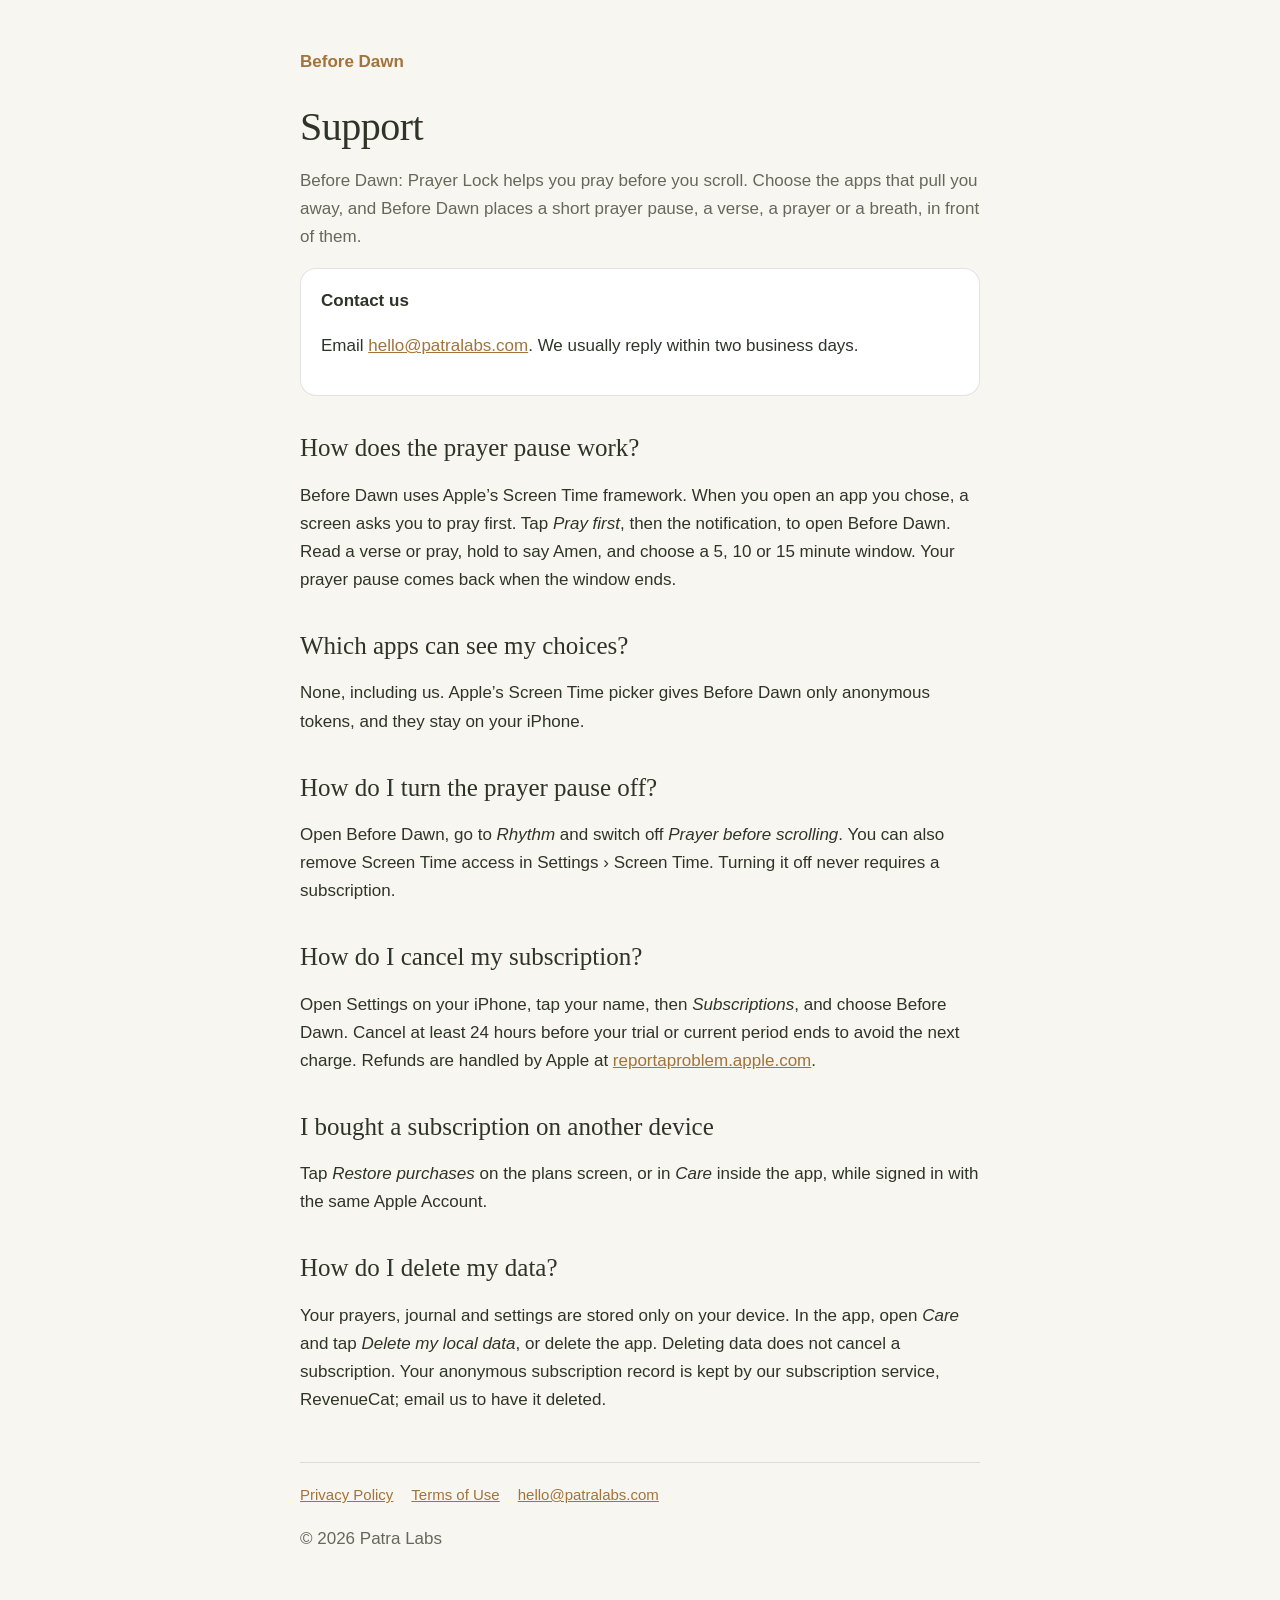
<file: index.html>
<!doctype html>
<html lang="en">
<head>
<meta charset="utf-8">
<meta name="viewport" content="width=device-width, initial-scale=1">
<title>Before Dawn — Support</title>
<meta name="description" content="Support for Before Dawn: Prayer Lock, the iPhone app that helps you pray before you scroll.">
<link rel="stylesheet" href="style.css">
</head>
<body>
<main>
<header><a href="./">Before Dawn</a></header>
<h1>Support</h1>
<p class="muted">Before Dawn: Prayer Lock helps you pray before you scroll. Choose the apps that pull you away, and Before Dawn places a short prayer pause, a verse, a prayer or a breath, in front of them.</p>

<div class="card">
<strong>Contact us</strong>
<p>Email <a href="mailto:hello@patralabs.com">hello@patralabs.com</a>. We usually reply within two business days.</p>
</div>

<h2>How does the prayer pause work?</h2>
<p>Before Dawn uses Apple’s Screen Time framework. When you open an app you chose, a screen asks you to pray first. Tap <em>Pray first</em>, then the notification, to open Before Dawn. Read a verse or pray, hold to say Amen, and choose a 5, 10 or 15 minute window. Your prayer pause comes back when the window ends.</p>

<h2>Which apps can see my choices?</h2>
<p>None, including us. Apple’s Screen Time picker gives Before Dawn only anonymous tokens, and they stay on your iPhone.</p>

<h2>How do I turn the prayer pause off?</h2>
<p>Open Before Dawn, go to <em>Rhythm</em> and switch off <em>Prayer before scrolling</em>. You can also remove Screen Time access in Settings › Screen Time. Turning it off never requires a subscription.</p>

<h2>How do I cancel my subscription?</h2>
<p>Open Settings on your iPhone, tap your name, then <em>Subscriptions</em>, and choose Before Dawn. Cancel at least 24 hours before your trial or current period ends to avoid the next charge. Refunds are handled by Apple at <a href="https://reportaproblem.apple.com">reportaproblem.apple.com</a>.</p>

<h2>I bought a subscription on another device</h2>
<p>Tap <em>Restore purchases</em> on the plans screen, or in <em>Care</em> inside the app, while signed in with the same Apple Account.</p>

<h2>How do I delete my data?</h2>
<p>Your prayers, journal and settings are stored only on your device. In the app, open <em>Care</em> and tap <em>Delete my local data</em>, or delete the app. Deleting data does not cancel a subscription. Your anonymous subscription record is kept by our subscription service, RevenueCat; email us to have it deleted.</p>

<nav><a href="privacy.html">Privacy Policy</a><a href="terms.html">Terms of Use</a><a href="mailto:hello@patralabs.com">hello@patralabs.com</a></nav>
<p class="muted">© 2026 Patra Labs</p>
</main>
</body>
</html>
</file>
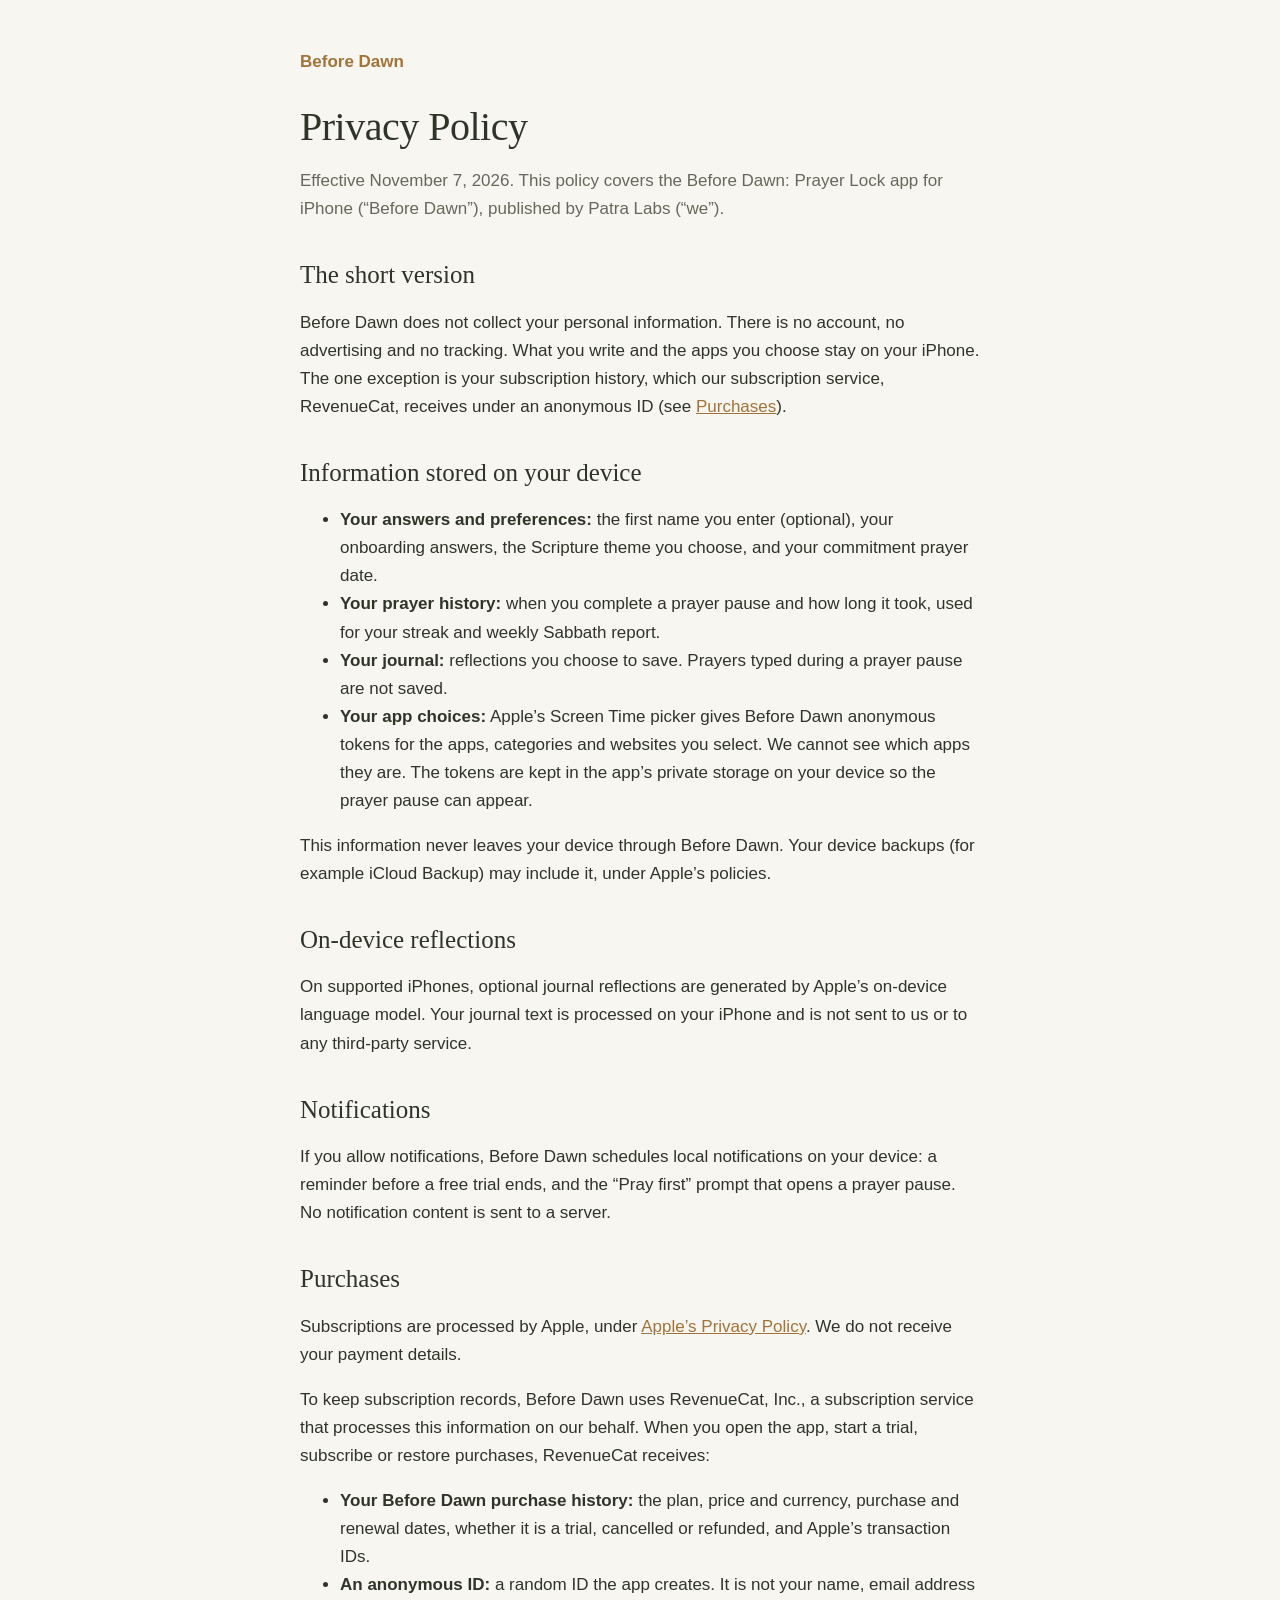
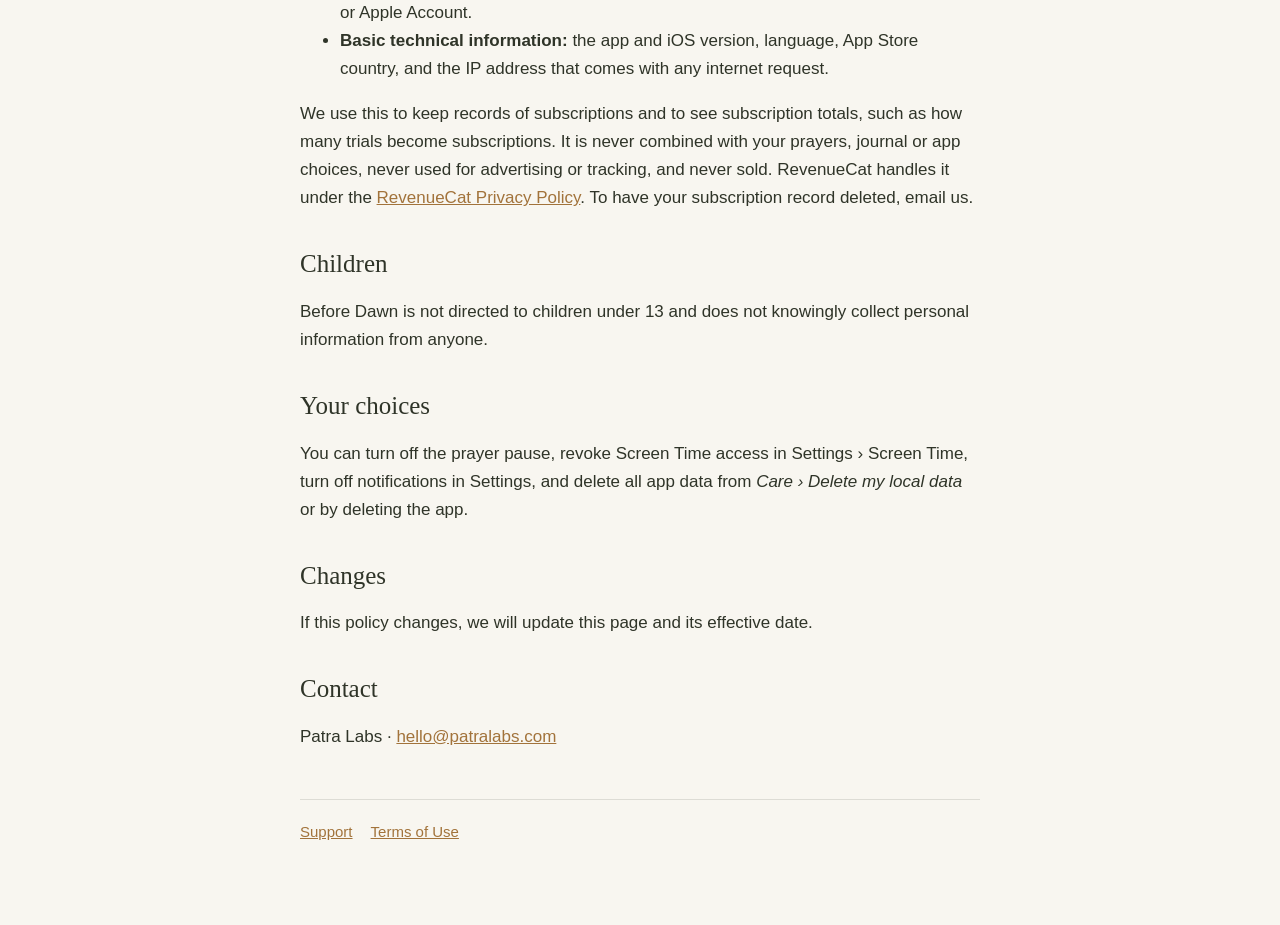
<file: privacy.html>
<!doctype html>
<html lang="en">
<head>
<meta charset="utf-8">
<meta name="viewport" content="width=device-width, initial-scale=1">
<title>Before Dawn — Privacy Policy</title>
<link rel="stylesheet" href="style.css">
</head>
<body>
<main>
<header><a href="./">Before Dawn</a></header>
<h1>Privacy Policy</h1>
<p class="muted">Effective November 7, 2026. This policy covers the Before Dawn: Prayer Lock app for iPhone (“Before Dawn”), published by Patra Labs (“we”).</p>

<h2>The short version</h2>
<p>Before Dawn does not collect your personal information. There is no account, no advertising and no tracking. What you write and the apps you choose stay on your iPhone. The one exception is your subscription history, which our subscription service, RevenueCat, receives under an anonymous ID (see <a href="#purchases">Purchases</a>).</p>

<h2>Information stored on your device</h2>
<ul>
<li><strong>Your answers and preferences:</strong> the first name you enter (optional), your onboarding answers, the Scripture theme you choose, and your commitment prayer date.</li>
<li><strong>Your prayer history:</strong> when you complete a prayer pause and how long it took, used for your streak and weekly Sabbath report.</li>
<li><strong>Your journal:</strong> reflections you choose to save. Prayers typed during a prayer pause are not saved.</li>
<li><strong>Your app choices:</strong> Apple’s Screen Time picker gives Before Dawn anonymous tokens for the apps, categories and websites you select. We cannot see which apps they are. The tokens are kept in the app’s private storage on your device so the prayer pause can appear.</li>
</ul>
<p>This information never leaves your device through Before Dawn. Your device backups (for example iCloud Backup) may include it, under Apple’s policies.</p>

<h2>On-device reflections</h2>
<p>On supported iPhones, optional journal reflections are generated by Apple’s on-device language model. Your journal text is processed on your iPhone and is not sent to us or to any third-party service.</p>

<h2>Notifications</h2>
<p>If you allow notifications, Before Dawn schedules local notifications on your device: a reminder before a free trial ends, and the “Pray first” prompt that opens a prayer pause. No notification content is sent to a server.</p>

<h2 id="purchases">Purchases</h2>
<p>Subscriptions are processed by Apple, under <a href="https://www.apple.com/legal/privacy/">Apple’s Privacy Policy</a>. We do not receive your payment details.</p>
<p>To keep subscription records, Before Dawn uses RevenueCat, Inc., a subscription service that processes this information on our behalf. When you open the app, start a trial, subscribe or restore purchases, RevenueCat receives:</p>
<ul>
<li><strong>Your Before Dawn purchase history:</strong> the plan, price and currency, purchase and renewal dates, whether it is a trial, cancelled or refunded, and Apple’s transaction IDs.</li>
<li><strong>An anonymous ID:</strong> a random ID the app creates. It is not your name, email address or Apple Account.</li>
<li><strong>Basic technical information:</strong> the app and iOS version, language, App Store country, and the IP address that comes with any internet request.</li>
</ul>
<p>We use this to keep records of subscriptions and to see subscription totals, such as how many trials become subscriptions. It is never combined with your prayers, journal or app choices, never used for advertising or tracking, and never sold. RevenueCat handles it under the <a href="https://www.revenuecat.com/privacy">RevenueCat Privacy Policy</a>. To have your subscription record deleted, email us.</p>

<h2>Children</h2>
<p>Before Dawn is not directed to children under 13 and does not knowingly collect personal information from anyone.</p>

<h2>Your choices</h2>
<p>You can turn off the prayer pause, revoke Screen Time access in Settings › Screen Time, turn off notifications in Settings, and delete all app data from <em>Care › Delete my local data</em> or by deleting the app.</p>

<h2>Changes</h2>
<p>If this policy changes, we will update this page and its effective date.</p>

<h2>Contact</h2>
<p>Patra Labs · <a href="mailto:hello@patralabs.com">hello@patralabs.com</a></p>

<nav><a href="./">Support</a><a href="terms.html">Terms of Use</a></nav>
</main>
</body>
</html>
</file>
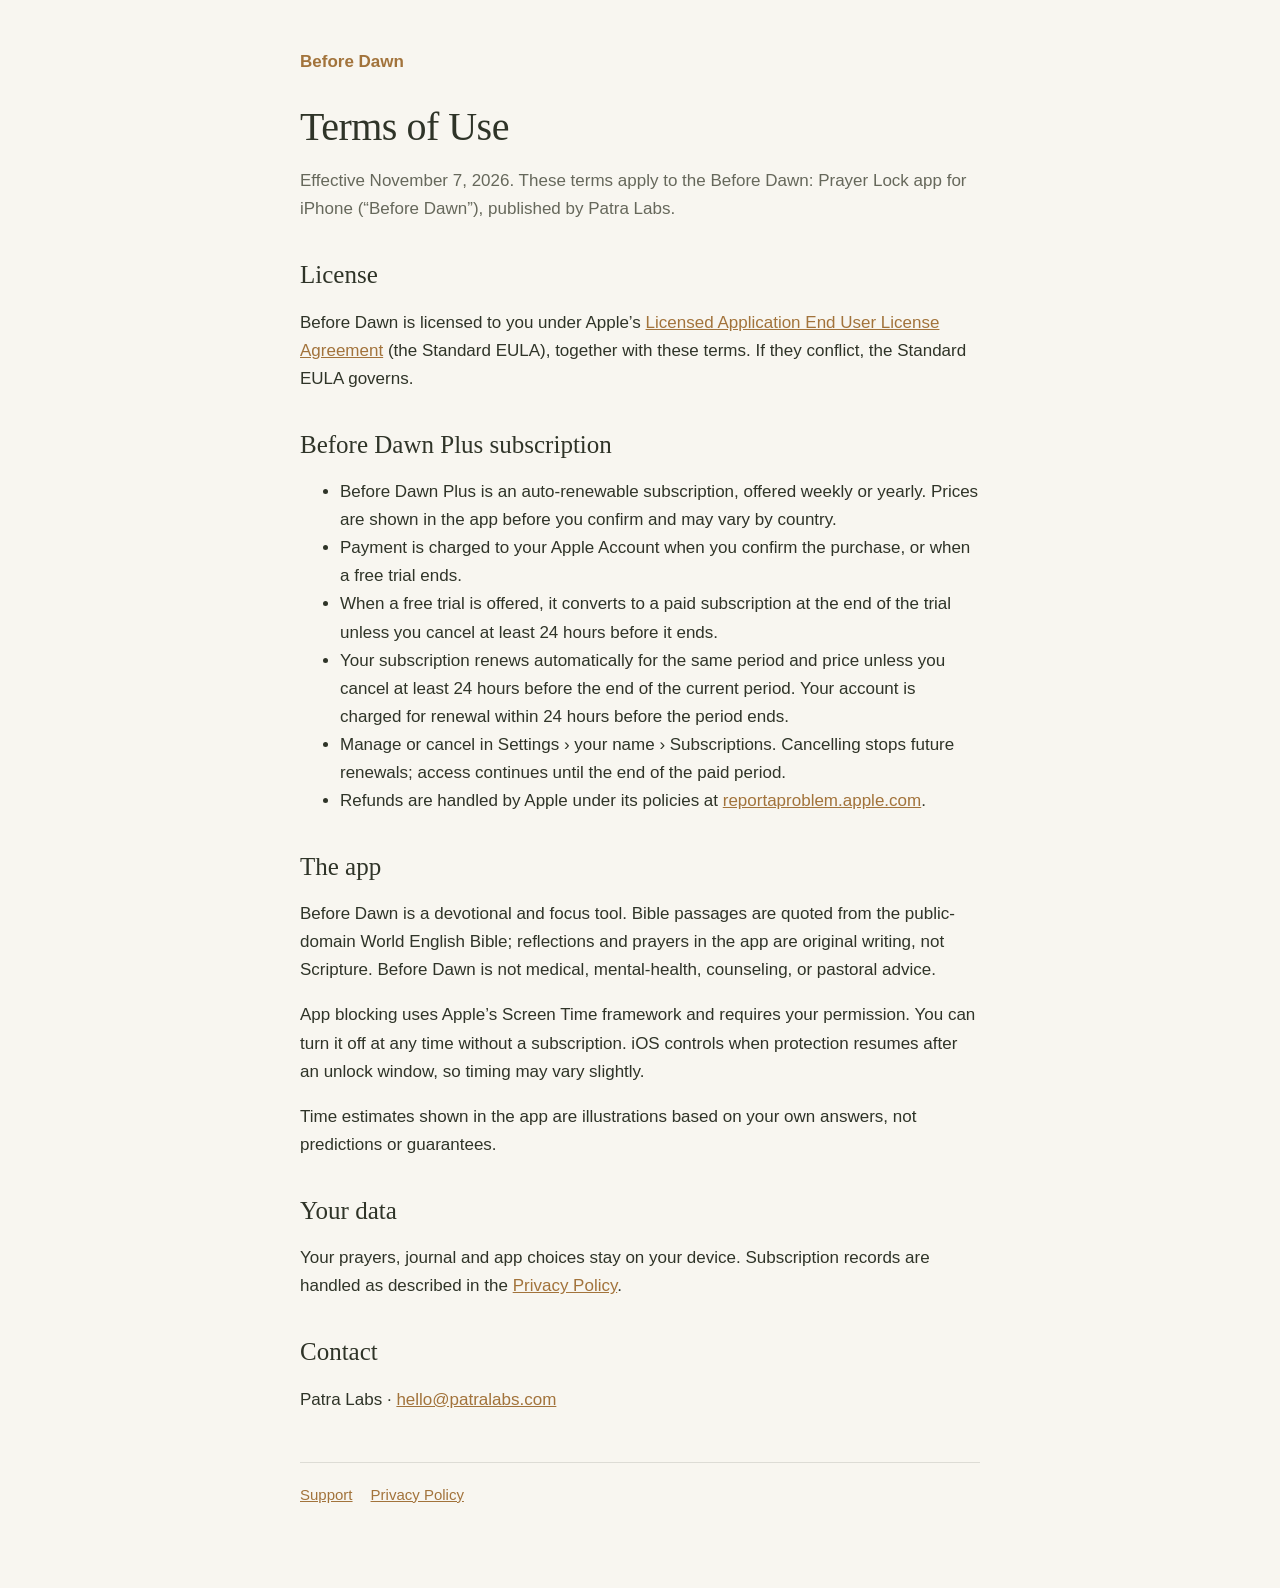
<file: terms.html>
<!doctype html>
<html lang="en">
<head>
<meta charset="utf-8">
<meta name="viewport" content="width=device-width, initial-scale=1">
<title>Before Dawn — Terms of Use</title>
<link rel="stylesheet" href="style.css">
</head>
<body>
<main>
<header><a href="./">Before Dawn</a></header>
<h1>Terms of Use</h1>
<p class="muted">Effective November 7, 2026. These terms apply to the Before Dawn: Prayer Lock app for iPhone (“Before Dawn”), published by Patra Labs.</p>

<h2>License</h2>
<p>Before Dawn is licensed to you under Apple’s <a href="https://www.apple.com/legal/internet-services/itunes/dev/stdeula/">Licensed Application End User License Agreement</a> (the Standard EULA), together with these terms. If they conflict, the Standard EULA governs.</p>

<h2>Before Dawn Plus subscription</h2>
<ul>
<li>Before Dawn Plus is an auto-renewable subscription, offered weekly or yearly. Prices are shown in the app before you confirm and may vary by country.</li>
<li>Payment is charged to your Apple Account when you confirm the purchase, or when a free trial ends.</li>
<li>When a free trial is offered, it converts to a paid subscription at the end of the trial unless you cancel at least 24 hours before it ends.</li>
<li>Your subscription renews automatically for the same period and price unless you cancel at least 24 hours before the end of the current period. Your account is charged for renewal within 24 hours before the period ends.</li>
<li>Manage or cancel in Settings › your name › Subscriptions. Cancelling stops future renewals; access continues until the end of the paid period.</li>
<li>Refunds are handled by Apple under its policies at <a href="https://reportaproblem.apple.com">reportaproblem.apple.com</a>.</li>
</ul>

<h2>The app</h2>
<p>Before Dawn is a devotional and focus tool. Bible passages are quoted from the public-domain World English Bible; reflections and prayers in the app are original writing, not Scripture. Before Dawn is not medical, mental-health, counseling, or pastoral advice.</p>
<p>App blocking uses Apple’s Screen Time framework and requires your permission. You can turn it off at any time without a subscription. iOS controls when protection resumes after an unlock window, so timing may vary slightly.</p>
<p>Time estimates shown in the app are illustrations based on your own answers, not predictions or guarantees.</p>

<h2>Your data</h2>
<p>Your prayers, journal and app choices stay on your device. Subscription records are handled as described in the <a href="privacy.html">Privacy Policy</a>.</p>

<h2>Contact</h2>
<p>Patra Labs · <a href="mailto:hello@patralabs.com">hello@patralabs.com</a></p>

<nav><a href="./">Support</a><a href="privacy.html">Privacy Policy</a></nav>
</main>
</body>
</html>
</file>
<file: style.css>
:root {
  --paper: #f8f6f0;
  --ink: #2f3428;
  --muted: #66685b;
  --gold: #a2733b;
  --line: rgba(62, 68, 53, 0.14);
  color-scheme: light;
}
* { box-sizing: border-box; }
body {
  margin: 0;
  background: var(--paper);
  color: var(--ink);
  font: 17px/1.65 -apple-system, BlinkMacSystemFont, "Segoe UI", Roboto, sans-serif;
}
main { max-width: 720px; margin: 0 auto; padding: 48px 20px 80px; }
header a { color: var(--gold); font-weight: 600; text-decoration: none; }
h1 { font: 400 40px/1.15 Georgia, "Times New Roman", serif; margin: 28px 0 8px; letter-spacing: -0.5px; }
h2 { font: 400 25px/1.3 Georgia, "Times New Roman", serif; margin: 36px 0 8px; }
p, li { color: var(--ink); }
.muted { color: var(--muted); }
a { color: var(--gold); }
nav { display: flex; flex-wrap: wrap; gap: 18px; margin-top: 48px; padding-top: 20px; border-top: 1px solid var(--line); font-size: 15px; }
.card { padding: 18px 20px; border: 1px solid var(--line); border-radius: 16px; background: #fff; margin: 16px 0; }
</file>
